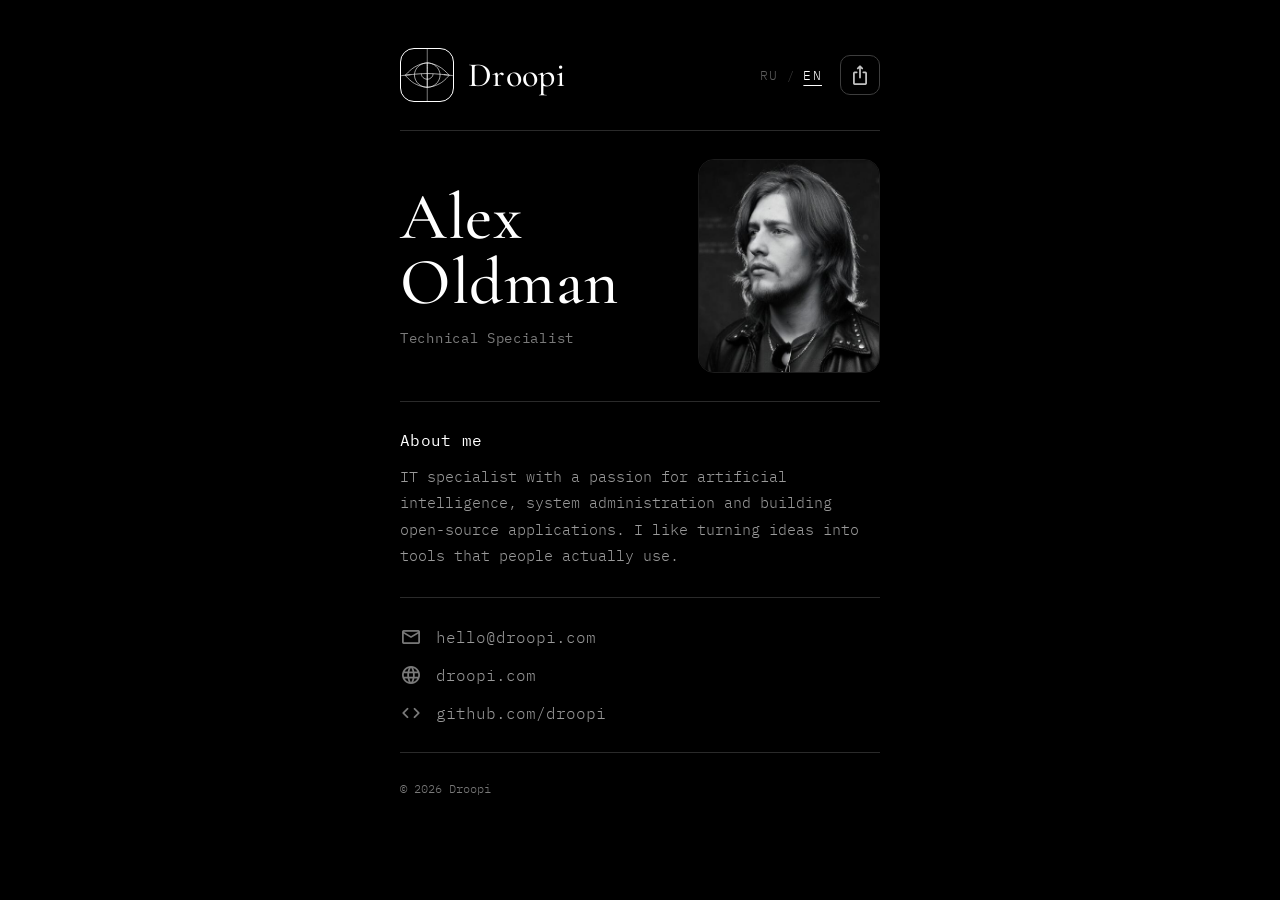
<file: index.html>
<!DOCTYPE html>
<html lang="en">
<head>
<meta charset="utf-8">
<meta name="viewport" content="width=device-width, initial-scale=1">
<title>Alex Oldman — Profile</title>
<!-- @template name="Profile Card" description="Droopi personal profile card — logo, portrait, about, contact links, social footer" -->
<link rel="preconnect" href="https://fonts.googleapis.com">
<link rel="preconnect" href="https://fonts.gstatic.com" crossorigin>
<link rel="stylesheet" href="https://fonts.googleapis.com/css2?family=Cormorant+Garamond:ital,wght@0,400;0,500;0,600;1,400&family=IBM+Plex+Mono:ital,wght@0,300;0,400;0,500;1,400&display=swap">
<link rel="stylesheet" href="https://fonts.googleapis.com/css2?family=Material+Symbols+Rounded:opsz,wght,FILL,GRAD@24,400,0,0">
<style>
  :root {
    --mono: 'IBM Plex Mono', ui-monospace, 'SF Mono', Menlo, monospace;
    --serif: 'Cormorant Garamond', Georgia, 'Times New Roman', serif;
    --dur: .18s; --ease: cubic-bezier(.4,0,.2,1);
  }
  * { box-sizing: border-box; }
  html, body { margin: 0; }
  body {
    min-height: 100vh; background: #000; color: #fff;
    font-family: var(--mono); font-weight: 300;
    display: flex; justify-content: center; padding: 48px 24px;
    -webkit-font-smoothing: antialiased;
  }
  .material-symbols-rounded {
    font-family: 'Material Symbols Rounded';
    font-weight: normal; font-style: normal; line-height: 1;
    letter-spacing: normal; text-transform: none; display: inline-block;
    white-space: nowrap; word-wrap: normal; direction: ltr;
    -webkit-font-feature-settings: 'liga'; -webkit-font-smoothing: antialiased;
  }

  .card { width: 100%; max-width: 480px; display: flex; flex-direction: column; gap: 28px; }
  .divider { height: 1px; background: #2A2A2A; }

  /* Header */
  .header { display: flex; align-items: center; justify-content: space-between; gap: 16px; }
  .brand { display: flex; align-items: center; gap: 14px; min-width: 0; }
  .logo-box {
    flex: 0 0 auto;
    display: inline-flex; align-items: center; justify-content: center;
    width: 54px; height: 54px; border: 1px solid #fff; border-radius: 14px;
  }
  .logo-box img { width: 100%; height: 100%; display: block; }
  .brand-name { font-family: var(--serif); font-size: 34px; font-weight: 500; letter-spacing: 0.01em; color: #fff; }

  .actions { display: flex; align-items: center; gap: 18px; flex: 0 0 auto; }
  .lang-toggle { display: inline-flex; align-items: center; gap: 9px; }
  .lang-btn {
    background: none; border: 0; padding: 0; cursor: pointer;
    font-family: var(--mono); font-size: 13px; font-weight: 300; letter-spacing: 0.1em;
    color: #5C5C5C; text-decoration: none;
    transition: color var(--dur) var(--ease);
  }
  .lang-btn:hover { color: #fff; }
  .lang-btn.active {
    color: #fff;
    text-decoration: underline; text-underline-offset: 5px;
    text-decoration-thickness: 1px;
  }
  .lang-sep { color: #3D3D3D; font-size: 12px; font-weight: 300; }
  .icon-btn {
    display: inline-flex; align-items: center; justify-content: center;
    width: 40px; height: 40px; border-radius: 10px; cursor: pointer;
    background: transparent; border: 1px solid #3D3D3D; color: #C4C4C4;
    transition: background var(--dur) var(--ease), color var(--dur) var(--ease), border-color var(--dur) var(--ease);
  }
  .icon-btn:hover { color: #fff; border-color: #7A7A7A; }

  /* Identity */
  .identity { display: flex; align-items: center; justify-content: space-between; gap: 18px; }
  .identity-text { display: flex; flex-direction: column; gap: 14px; min-width: 0; }
  .identity-text h1 {
    margin: 0; font-family: var(--serif);
    font-size: clamp(48px, 16vw, 66px); font-weight: 500; letter-spacing: 0.01em;
    line-height: 0.98; color: #fff;
  }
  .role {
    font-size: 14px; font-weight: 400; color: #7A7A7A; letter-spacing: 0.05em;
  }
  .portrait {
    flex: 0 0 auto;
    width: clamp(132px, 38%, 210px); aspect-ratio: 230 / 270; height: auto;
    object-fit: cover; object-position: center 18%;
    border-radius: 16px; border: 1px solid #1C1C1C;
  }

  /* Sections */
  .section { display: flex; flex-direction: column; gap: 14px; }
  .section h2 { margin: 0; font-size: 16px; font-weight: 400; letter-spacing: 0.02em; color: #fff; }
  .section p { margin: 0; font-size: 15px; font-weight: 300; color: #9A9A9A; line-height: 1.75; }

  /* Contact links */
  .links { display: flex; flex-direction: column; gap: 16px; }
  .links a {
    display: inline-flex; align-items: center; gap: 14px; width: fit-content;
    color: #9A9A9A; font-size: 16px; text-decoration: none;
    transition: color var(--dur) var(--ease), transform var(--dur) var(--ease);
  }
  .links a .material-symbols-rounded { font-size: 22px; color: #7A7A7A; transition: color var(--dur) var(--ease); }
  .links a:hover { color: #fff; transform: translateX(3px); }
  .links a:hover .material-symbols-rounded { color: #fff; }

  /* Footer */
  .footer { display: flex; align-items: center; justify-content: space-between; }
  .footer span { font-size: 12px; color: #7A7A7A; }

  @media (max-width: 420px) {
    .brand-name { font-size: 24px; }
    .identity-text h1 { font-size: 34px; }
  }
</style>
</head>
<body>
  <main class="card">

    <!-- Header -->
    <div class="header">
      <div class="brand">
        <span class="logo-box"><img src="assets/logo-eye-white.svg" alt="Droopi"></span>
        <span class="brand-name">Droopi</span>
      </div>
      <div class="actions">
        <div class="lang-toggle" role="group" aria-label="Language">
          <button class="lang-btn" type="button" data-lang="ru" onclick="setLang('ru')">RU</button>
          <span class="lang-sep" aria-hidden="true">/</span>
          <button class="lang-btn" type="button" data-lang="en" onclick="setLang('en')">EN</button>
        </div>
        <button id="share-btn" class="icon-btn" type="button" aria-label="Share link" title="Share link"
                onclick="navigator.clipboard&amp;&amp;navigator.clipboard.writeText(location.href)">
          <span class="material-symbols-rounded" style="font-size:22px;">ios_share</span>
        </button>
      </div>
    </div>

    <div class="divider"></div>

    <!-- Identity -->
    <div class="identity">
      <div class="identity-text">
        <h1>Alex<br>Oldman</h1>
        <span id="role" class="role">Technical Specialist</span>
      </div>
      <img class="portrait" src="assets/portrait.png" alt="Alex Oldman">
    </div>

    <div class="divider"></div>

    <!-- About -->
    <div class="section">
      <h2 id="about-title">About me</h2>
      <p id="about-body">IT specialist with a passion for artificial intelligence, system administration and building open-source applications. I like turning ideas into tools that people actually use.</p>
    </div>

    <div class="divider"></div>

    <!-- Contact links -->
    <div class="links">
      <a href="mailto:hello@droopi.com">
        <span class="material-symbols-rounded">mail</span>hello@droopi.com
      </a>
      <a href="#">
        <span class="material-symbols-rounded">language</span>droopi.com
      </a>
      <a href="#">
        <span class="material-symbols-rounded">code</span>github.com/droopi
      </a>
    </div>

    <div class="divider"></div>

    <!-- Footer -->
    <div class="footer">
      <span>© 2026 Droopi</span>
    </div>

  </main>

  <script>
    var I18N = {
      ru: {
        htmlLang: 'ru',
        role: 'Технический специалист',
        aboutTitle: 'Обо мне',
        aboutBody: 'ИТ-специалист. Увлекаюсь искусственным интеллектом, системным администрированием и разработкой open-source приложений — мне нравится превращать идеи в работающие инструменты.',
        share: 'Скопировать ссылку'
      },
      en: {
        htmlLang: 'en',
        role: 'Technical Specialist',
        aboutTitle: 'About me',
        aboutBody: 'IT specialist with a passion for artificial intelligence, system administration and building open-source applications. I like turning ideas into tools that people actually use.',
        share: 'Copy link'
      }
    };

    function setLang(lang) {
      var t = I18N[lang] || I18N.en;
      document.documentElement.lang = t.htmlLang;
      document.getElementById('role').textContent = t.role;
      document.getElementById('about-title').textContent = t.aboutTitle;
      document.getElementById('about-body').textContent = t.aboutBody;
      var share = document.getElementById('share-btn');
      share.setAttribute('aria-label', t.share);
      share.setAttribute('title', t.share);
      var btns = document.querySelectorAll('.lang-btn');
      for (var i = 0; i < btns.length; i++) {
        btns[i].classList.toggle('active', btns[i].getAttribute('data-lang') === lang);
      }
      try { localStorage.setItem('lang', lang); } catch (e) {}
    }

    (function () {
      var saved = null;
      try { saved = localStorage.getItem('lang'); } catch (e) {}
      var lang = saved || ((navigator.language || 'en').toLowerCase().indexOf('ru') === 0 ? 'ru' : 'en');
      setLang(lang);
    })();
  </script>
</body>
</html>
</file>
